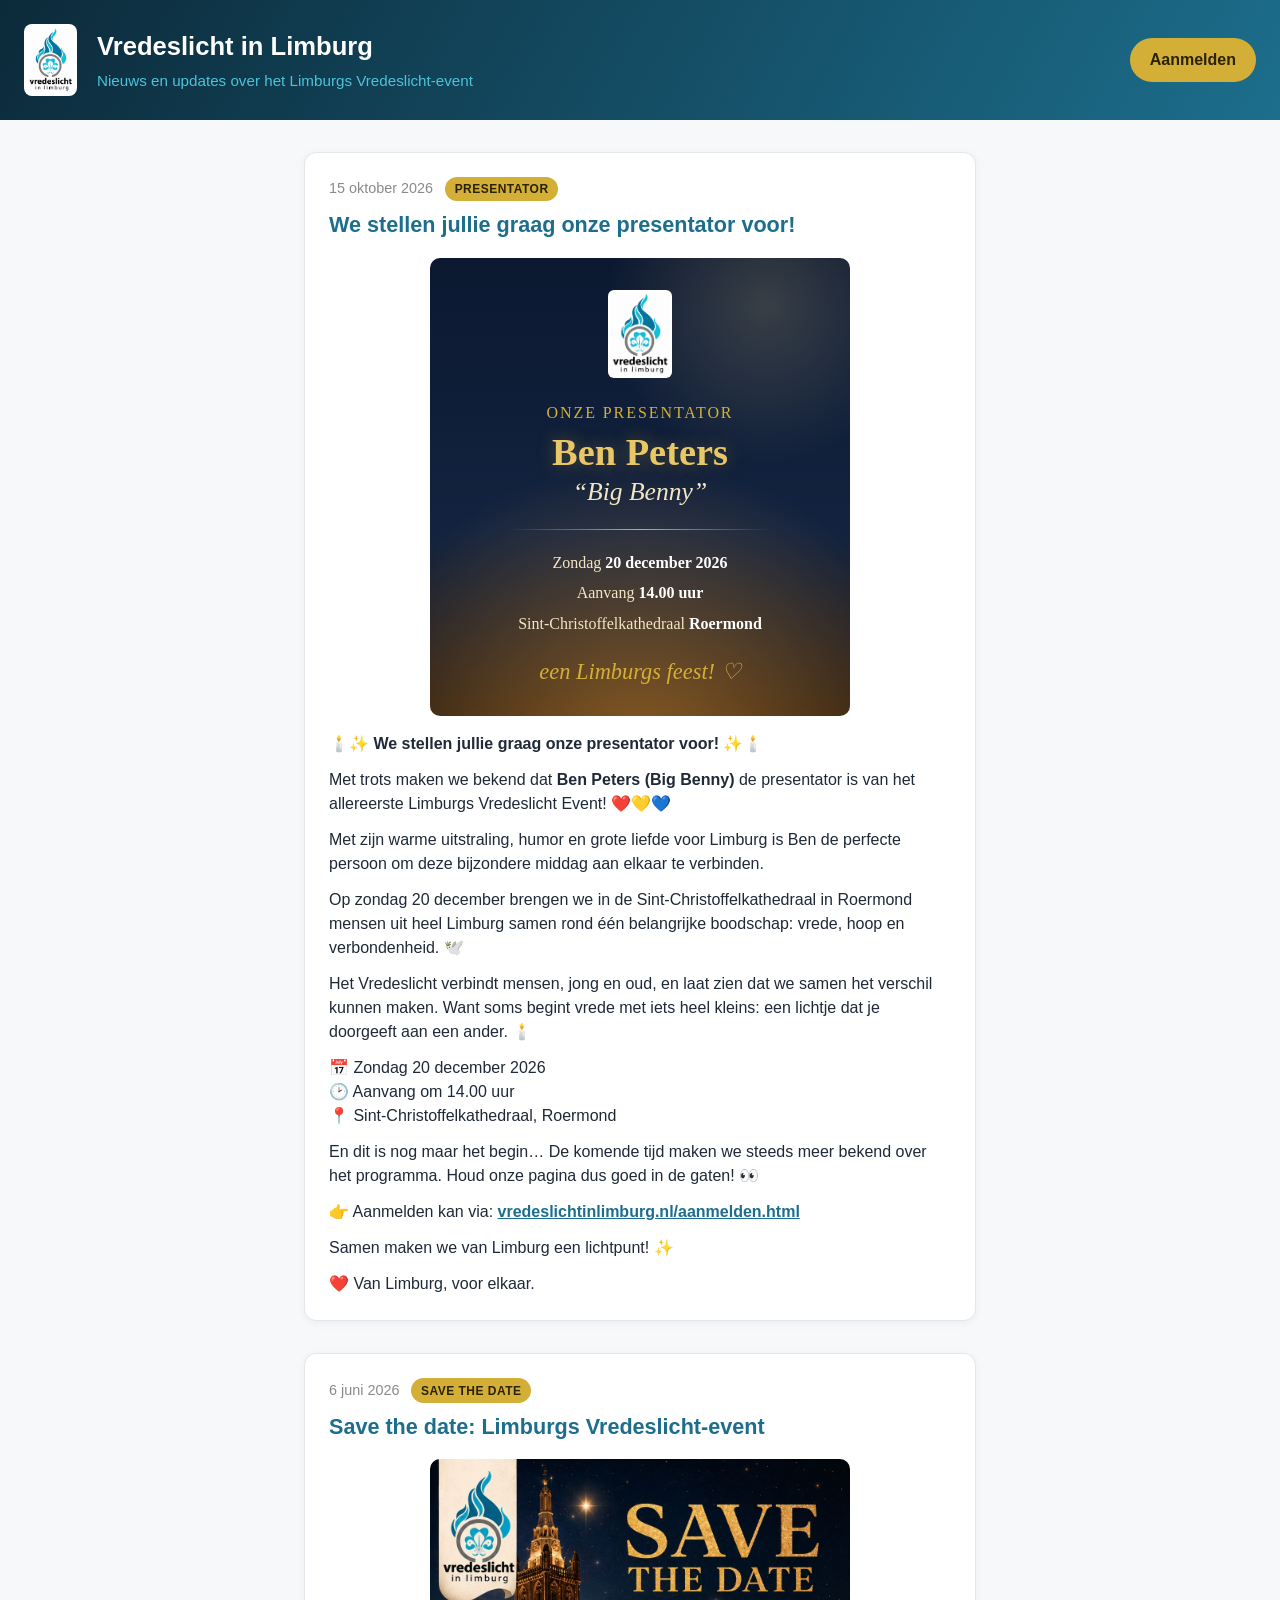
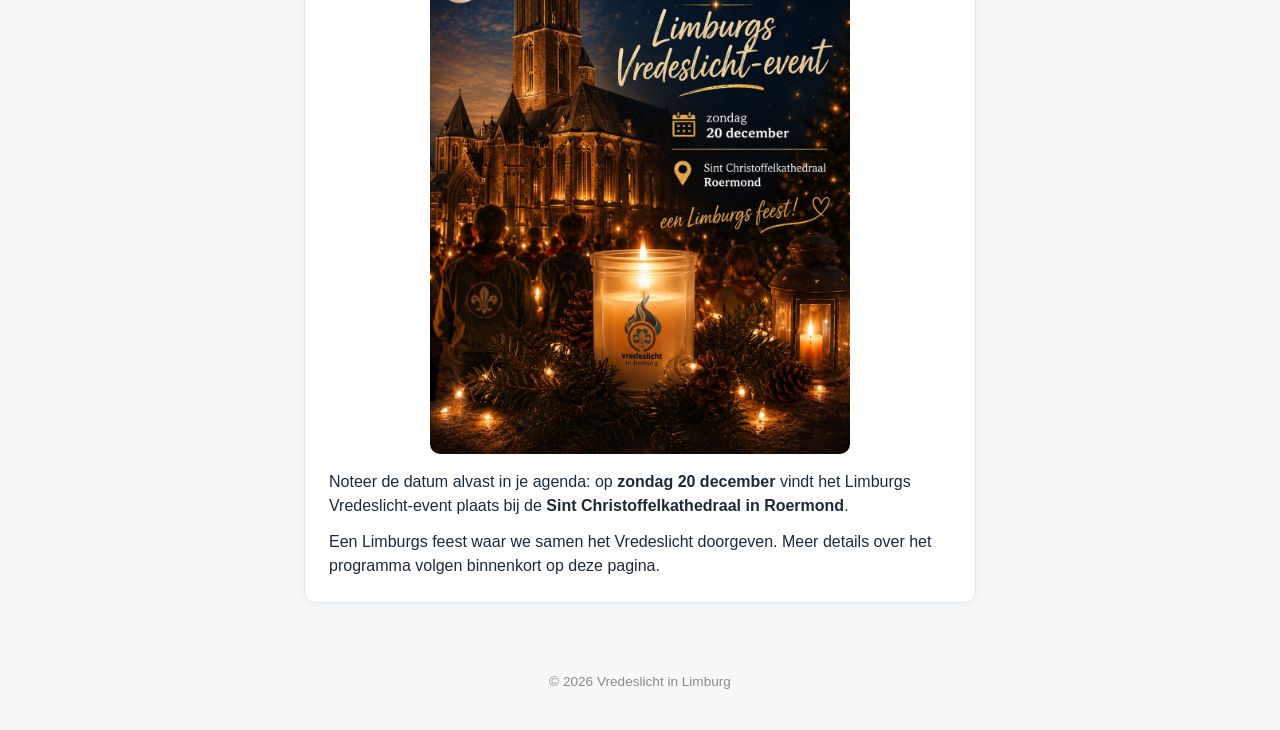
<file: index.html>
<!DOCTYPE html>
<html lang="nl">
<head>
  <meta charset="UTF-8">
  <meta name="viewport" content="width=device-width, initial-scale=1.0">
  <title>Vredeslicht in Limburg</title>
  <link rel="icon" type="image/jpeg" href="assets/images/logo.jpg">
  <link rel="stylesheet" href="css/style.css">
</head>
<body>
  <header class="site-header">
    <img class="logo" src="assets/images/logo.jpg" alt="Vredeslicht in Limburg">
    <div class="site-title">
      <h1>Vredeslicht in Limburg</h1>
      <p>Nieuws en updates over het Limburgs Vredeslicht-event</p>
    </div>
    <a class="signup-button" href="aanmelden.html">Aanmelden</a>
  </header>

  <main class="news-feed">

    <article class="news-item">
      <div class="news-meta">
        <span class="news-date">15 oktober 2026</span>
        <span class="news-tag">Presentator</span>
      </div>
      <h2>We stellen jullie graag onze presentator voor!</h2>
      <div class="news-poster" role="img" aria-label="Presentator Ben Peters (Big Benny) - Limburgs Vredeslicht-event, zondag 20 december 2026, 14.00 uur, Sint-Christoffelkathedraal Roermond">
        <img class="poster-logo" src="assets/images/logo.jpg" alt="">
        <p class="poster-kicker">Onze presentator</p>
        <p class="poster-name">Ben Peters</p>
        <p class="poster-nick">&ldquo;Big Benny&rdquo;</p>
        <div class="poster-divider"></div>
        <ul class="poster-details">
          <li>Zondag <strong>20 december 2026</strong></li>
          <li>Aanvang <strong>14.00 uur</strong></li>
          <li>Sint-Christoffelkathedraal <strong>Roermond</strong></li>
        </ul>
        <p class="poster-script">een Limburgs feest! &#9825;</p>
      </div>
      <div class="news-text">
        <p>🕯️✨ <strong>We stellen jullie graag onze presentator voor!</strong> ✨🕯️</p>
        <p>Met trots maken we bekend dat <strong>Ben Peters (Big Benny)</strong> de presentator is van het allereerste Limburgs Vredeslicht Event! ❤️💛💙</p>
        <p>Met zijn warme uitstraling, humor en grote liefde voor Limburg is Ben de perfecte persoon om deze bijzondere middag aan elkaar te verbinden.</p>
        <p>Op zondag 20 december brengen we in de Sint-Christoffelkathedraal in Roermond mensen uit heel Limburg samen rond één belangrijke boodschap: vrede, hoop en verbondenheid. 🕊️</p>
        <p>Het Vredeslicht verbindt mensen, jong en oud, en laat zien dat we samen het verschil kunnen maken. Want soms begint vrede met iets heel kleins: een lichtje dat je doorgeeft aan een ander. 🕯️</p>
        <p>📅 Zondag 20 december 2026<br>
           🕑 Aanvang om 14.00 uur<br>
           📍 Sint-Christoffelkathedraal, Roermond</p>
        <p>En dit is nog maar het begin… De komende tijd maken we steeds meer bekend over het programma. Houd onze pagina dus goed in de gaten! 👀</p>
        <p>👉 Aanmelden kan via: <a href="aanmelden.html">vredeslichtinlimburg.nl/aanmelden.html</a></p>
        <p>Samen maken we van Limburg een lichtpunt! ✨</p>
        <p>❤️ Van Limburg, voor elkaar.</p>
      </div>
    </article>

    <article class="news-item">
      <div class="news-meta">
        <span class="news-date">6 juni 2026</span>
        <span class="news-tag">Save the date</span>
      </div>
      <h2>Save the date: Limburgs Vredeslicht-event</h2>
      <img class="news-image" src="assets/images/save-the-date.jpg" alt="Save the date - Limburgs Vredeslicht-event, zondag 20 december, Sint Christoffelkathedraal Roermond">
      <div class="news-text">
        <p>Noteer de datum alvast in je agenda: op <strong>zondag 20 december</strong> vindt het Limburgs Vredeslicht-event plaats bij de <strong>Sint Christoffelkathedraal in Roermond</strong>.</p>
        <p>Een Limburgs feest waar we samen het Vredeslicht doorgeven. Meer details over het programma volgen binnenkort op deze pagina.</p>
      </div>
    </article>

  </main>

  <footer class="site-footer">
    <p>&copy; <span id="year"></span> Vredeslicht in Limburg</p>
  </footer>

  <script src="js/main.js"></script>
</body>
</html>
</file>
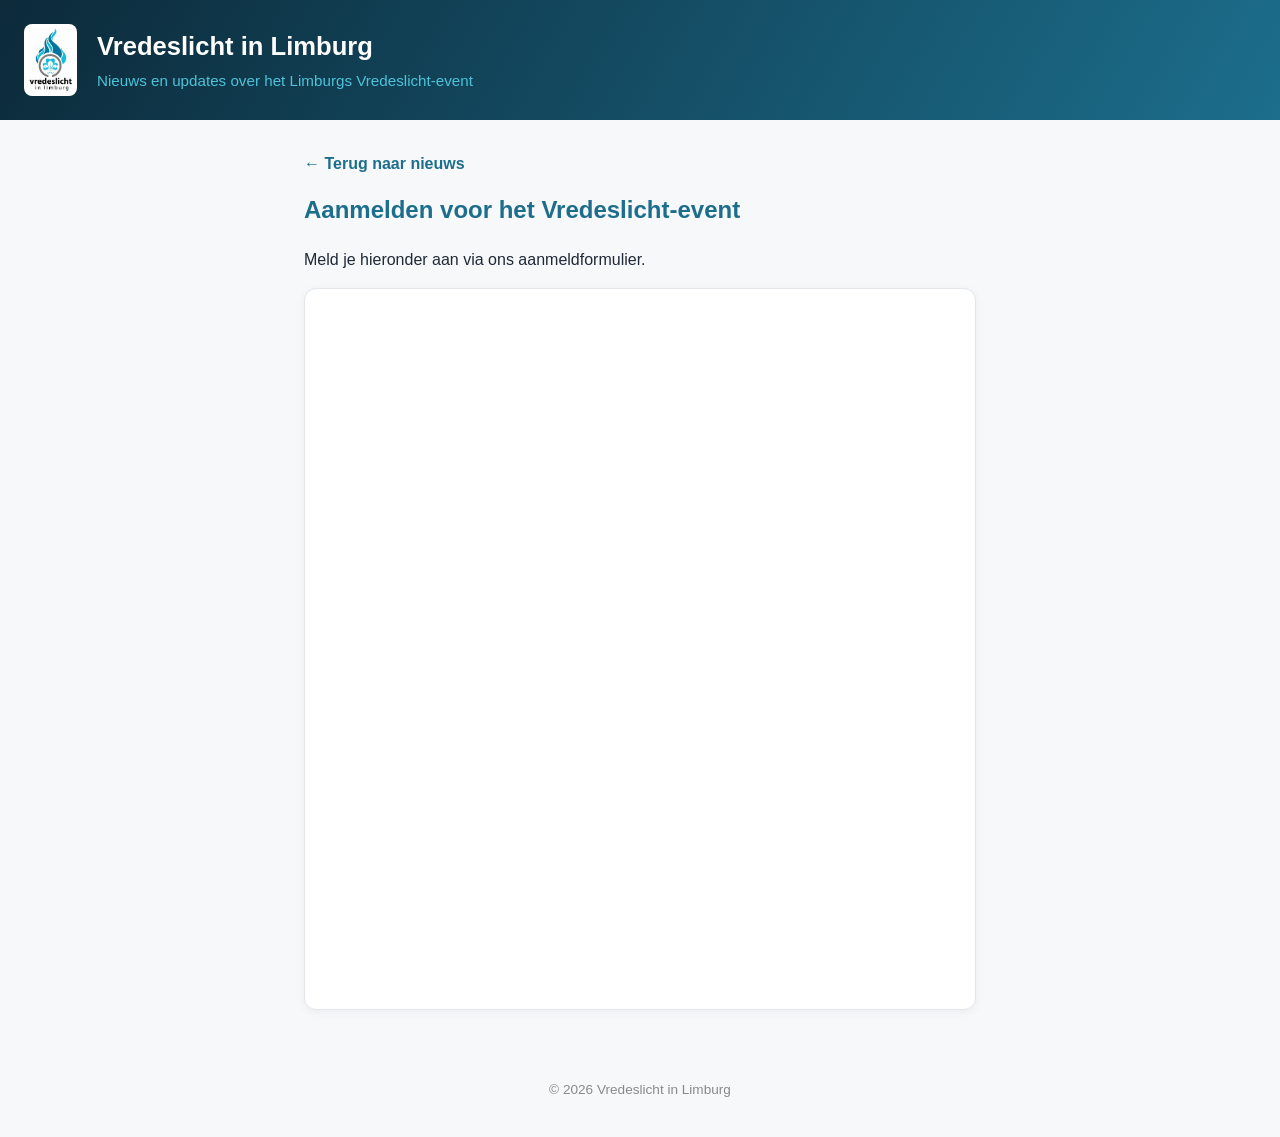
<file: aanmelden.html>
<!DOCTYPE html>
<html lang="nl">
<head>
  <meta charset="UTF-8">
  <meta name="viewport" content="width=device-width, initial-scale=1.0">
  <title>Aanmelden - Vredeslicht in Limburg</title>
  <link rel="icon" type="image/jpeg" href="assets/images/logo.jpg">
  <link rel="stylesheet" href="css/style.css">
</head>
<body>
  <header class="site-header">
    <img class="logo" src="assets/images/logo.jpg" alt="Vredeslicht in Limburg">
    <div class="site-title">
      <h1>Vredeslicht in Limburg</h1>
      <p>Nieuws en updates over het Limburgs Vredeslicht-event</p>
    </div>
  </header>

  <main class="signup-page">
    <a class="back-link" href="index.html">&larr; Terug naar nieuws</a>
    <h2>Aanmelden voor het Vredeslicht-event</h2>
    <p>Meld je hieronder aan via ons aanmeldformulier.</p>
    <div class="form-frame-wrapper">
      <iframe
        src="https://forms.cloud.microsoft/pages/responsepage.aspx?id=zwkHqaH4KkuVeJB7ENRkgQ-Xkg_JlsVIsHHjkSDPPytUNlFIM1dFVlNRTVZHUTVCSTBVMU9MMERQOC4u&route=shorturl"
        title="Aanmeldformulier Vredeslicht in Limburg"
        allowfullscreen>
      </iframe>
    </div>
  </main>

  <footer class="site-footer">
    <p>&copy; <span id="year"></span> Vredeslicht in Limburg</p>
  </footer>

  <script src="js/main.js"></script>
</body>
</html>
</file>
<file: css/style.css>
:root {
  --teal-dark: #1c6e8c;
  --teal-light: #4cc3d9;
  --gray: #8a8a8a;
  --gold: #d4af37;
  --ink: #1f2937;
  --paper: #f7f8fa;
}

* {
  box-sizing: border-box;
}

body {
  margin: 0;
  font-family: "Segoe UI", Roboto, Arial, sans-serif;
  background: var(--paper);
  color: var(--ink);
  line-height: 1.5;
}

.site-header {
  display: flex;
  align-items: center;
  gap: 1.25rem;
  padding: 1.5rem 1.5rem;
  background: linear-gradient(120deg, #0c2a3a, var(--teal-dark));
  color: #fff;
}

.site-header .logo {
  height: 72px;
  width: auto;
  border-radius: 8px;
  background: #fff;
  padding: 4px;
}

.site-title h1 {
  margin: 0;
  font-size: 1.6rem;
}

.site-title p {
  margin: 0.25rem 0 0;
  color: var(--teal-light);
  font-size: 0.95rem;
}

.signup-button {
  margin-left: auto;
  flex-shrink: 0;
  display: inline-block;
  background: var(--gold);
  color: #2b2200;
  font-weight: 700;
  text-decoration: none;
  padding: 0.65rem 1.25rem;
  border-radius: 999px;
  white-space: nowrap;
  transition: background 0.15s ease;
}

.signup-button:hover {
  background: #e5c158;
}

@media (max-width: 640px) {
  .site-header {
    flex-wrap: wrap;
  }

  .signup-button {
    margin-left: 96px;
  }
}

.news-feed {
  max-width: 720px;
  margin: 2rem auto;
  padding: 0 1.5rem;
  display: flex;
  flex-direction: column;
  gap: 2rem;
}

.news-item {
  background: #fff;
  border: 1px solid #e3e6ea;
  border-radius: 12px;
  padding: 1.5rem;
  box-shadow: 0 2px 10px rgba(0, 0, 0, 0.05);
}

.news-meta {
  display: flex;
  align-items: center;
  gap: 0.75rem;
  margin-bottom: 0.5rem;
}

.news-date {
  color: var(--gray);
  font-size: 0.9rem;
}

.news-tag {
  display: inline-block;
  background: var(--gold);
  color: #2b2200;
  font-size: 0.75rem;
  font-weight: 700;
  letter-spacing: 0.04em;
  text-transform: uppercase;
  padding: 0.2rem 0.6rem;
  border-radius: 999px;
}

.news-item h2 {
  margin: 0 0 1rem;
  font-size: 1.35rem;
  color: var(--teal-dark);
}

.news-image {
  display: block;
  width: 100%;
  max-width: 420px;
  margin: 0 auto 1rem;
  border-radius: 10px;
}

.news-poster {
  position: relative;
  max-width: 420px;
  margin: 0 auto 1rem;
  padding: 2rem 1.5rem 1.75rem;
  border-radius: 10px;
  text-align: center;
  color: #f3e6c4;
  background:
    radial-gradient(circle at 50% 110%, rgba(255, 170, 60, 0.45), transparent 55%),
    radial-gradient(circle at 80% 10%, rgba(255, 230, 160, 0.18), transparent 30%),
    linear-gradient(180deg, #0b1830 0%, #13233f 60%, #2a1c10 100%);
  overflow: hidden;
}

.news-poster p {
  margin: 0;
}

.poster-logo {
  width: 64px;
  height: auto;
  border-radius: 6px;
  background: #fff;
  padding: 3px;
  margin-bottom: 1rem;
}

.poster-kicker {
  font-family: Georgia, "Times New Roman", serif;
  text-transform: uppercase;
  letter-spacing: 0.12em;
  font-size: 1rem;
  color: var(--gold);
}

.poster-name {
  font-family: Georgia, "Times New Roman", serif;
  font-weight: 700;
  font-size: 2.4rem;
  line-height: 1.1;
  margin-top: 0.35rem !important;
  color: #e9c766;
  text-shadow: 0 0 18px rgba(212, 175, 55, 0.35);
}

.poster-nick,
.poster-script {
  font-family: "Brush Script MT", "Segoe Script", cursive;
  font-style: italic;
  font-size: 1.6rem;
  color: #f3e6c4;
}

.poster-divider {
  width: 70%;
  height: 1px;
  margin: 1.1rem auto;
  background: linear-gradient(90deg, transparent, var(--gold), transparent);
}

.poster-details {
  list-style: none;
  margin: 0 0 1rem;
  padding: 0;
  font-family: Georgia, "Times New Roman", serif;
  font-size: 1rem;
}

.poster-details li {
  padding: 0.2rem 0;
}

.poster-details strong {
  color: #fff;
}

.poster-script {
  color: var(--gold);
  font-size: 1.4rem;
}

.news-text a {
  color: var(--teal-dark);
  font-weight: 600;
}

.news-text p {
  margin: 0 0 0.75rem;
}

.news-text p:last-child {
  margin-bottom: 0;
}

.signup-page {
  max-width: 720px;
  margin: 2rem auto;
  padding: 0 1.5rem;
}

.signup-page .back-link {
  display: inline-block;
  margin-bottom: 1rem;
  color: var(--teal-dark);
  text-decoration: none;
  font-weight: 600;
}

.signup-page .back-link:hover {
  text-decoration: underline;
}

.signup-page h2 {
  color: var(--teal-dark);
  margin-top: 0;
}

.form-frame-wrapper {
  background: #fff;
  border: 1px solid #e3e6ea;
  border-radius: 12px;
  box-shadow: 0 2px 10px rgba(0, 0, 0, 0.05);
  overflow: hidden;
}

.form-frame-wrapper iframe {
  display: block;
  width: 100%;
  height: 80vh;
  min-height: 600px;
  border: 0;
}

.site-footer {
  text-align: center;
  padding: 1.5rem;
  color: var(--gray);
  font-size: 0.85rem;
}
</file>
